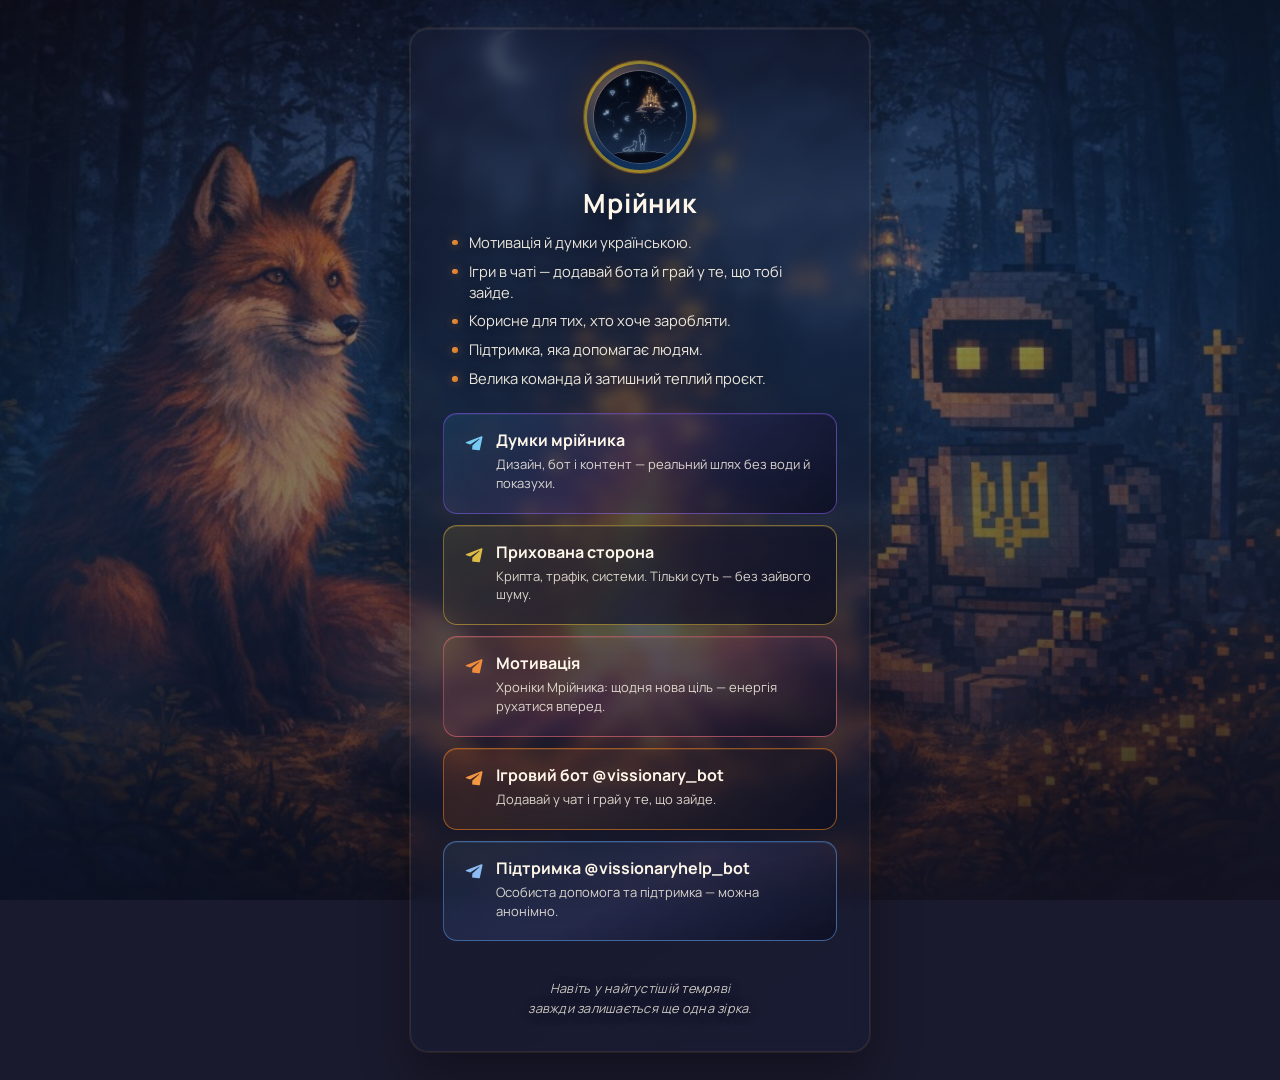
<file: index.html>
<!DOCTYPE html>
<html lang="uk">
<head>
  <meta charset="UTF-8" />
  <meta name="viewport" content="width=device-width, initial-scale=1, viewport-fit=cover" />
  <meta
    name="description"
    content="Мрійник: Telegram-канали про гроші, дизайн і мотивацію, ігровий бот та анонімна підтримка."
  />
  <meta name="theme-color" content="#1a1a2e" />
  <title>Мрійник — посилання</title>
  <link rel="preconnect" href="https://fonts.googleapis.com" />
  <link rel="preconnect" href="https://fonts.gstatic.com" crossorigin />
  <link
    href="https://fonts.googleapis.com/css2?family=Manrope:wght@400;600;700&display=swap"
    rel="stylesheet"
  />
  <link rel="stylesheet" href="styles.css" />
</head>
<body>
  <div class="bg-scene" aria-hidden="true">
    <div class="bg-photo"></div>
    <div class="bg-vignette"></div>
    <div class="bg-night-cycle"></div>
    <div class="smoke">
      <span class="smoke__wisp smoke__wisp--1"></span>
      <span class="smoke__wisp smoke__wisp--2"></span>
      <span class="smoke__wisp smoke__wisp--3"></span>
      <span class="smoke__wisp smoke__wisp--4"></span>
      <span class="smoke__wisp smoke__wisp--5"></span>
    </div>
  </div>
  <div class="shell">
    <main class="card">
      <header class="profile">
        <div class="avatar">
          <img class="avatar__img" src="1.png" alt="Мрійник" width="96" height="96" />
        </div>
        <h1 class="profile__title">Мрійник</h1>
        <ul class="profile__list">
          <li>Мотивація й думки українською.</li>
          <li>Ігри в чаті — додавай бота й грай у те, що тобі зайде.</li>
          <li>Корисне для тих, хто хоче заробляти.</li>
          <li>Підтримка, яка допомагає людям.</li>
          <li>Велика команда й затишний теплий проєкт.</li>
        </ul>
      </header>

      <ul class="links" aria-label="Канали та боти в Telegram">
        <li>
          <a
            class="link link--design"
            href="https://t.me/Mechtatel_dumki"
            target="_blank"
            rel="noopener noreferrer"
          >
            <div class="link__row">
              <svg class="link__icon" viewBox="0 0 24 24" fill="currentColor" aria-hidden="true">
                <path
                  d="M9.78 18.65l.28-4.23 7.68-6.92c.33-.3-.07-.46-.52-.19L7.74 13.3 3.64 12c-.88-.29-.89-.86.08-1.3l15.97-6.16c.73-.33 1.43.18 1.15 1.43l-2.72 12.81c-.19.91-.74 1.13-1.5.71L9.78 18.65z"
                />
              </svg>
              <div class="link__text">
                <span class="link__title">Думки мрійника</span>
                <span class="link__desc">Дизайн, бот і контент — реальний шлях без води й показухи.</span>
              </div>
            </div>
          </a>
        </li>

        <li>
          <a
            class="link link--cash"
            href="https://t.me/vissionary_cash"
            target="_blank"
            rel="noopener noreferrer"
          >
            <div class="link__row">
              <svg class="link__icon" viewBox="0 0 24 24" fill="currentColor" aria-hidden="true">
                <path
                  d="M9.78 18.65l.28-4.23 7.68-6.92c.33-.3-.07-.46-.52-.19L7.74 13.3 3.64 12c-.88-.29-.89-.86.08-1.3l15.97-6.16c.73-.33 1.43.18 1.15 1.43l-2.72 12.81c-.19.91-.74 1.13-1.5.71L9.78 18.65z"
                />
              </svg>
              <div class="link__text">
                <span class="link__title">Прихована сторона</span>
                <span class="link__desc">Крипта, трафік, системи. Тільки суть — без зайвого шуму.</span>
              </div>
            </div>
          </a>
        </li>

        <li>
          <a
            class="link link--motivation"
            href="https://t.me/Mechtatel_Motivation"
            target="_blank"
            rel="noopener noreferrer"
          >
            <div class="link__row">
              <svg class="link__icon" viewBox="0 0 24 24" fill="currentColor" aria-hidden="true">
                <path
                  d="M9.78 18.65l.28-4.23 7.68-6.92c.33-.3-.07-.46-.52-.19L7.74 13.3 3.64 12c-.88-.29-.89-.86.08-1.3l15.97-6.16c.73-.33 1.43.18 1.15 1.43l-2.72 12.81c-.19.91-.74 1.13-1.5.71L9.78 18.65z"
                />
              </svg>
              <div class="link__text">
                <span class="link__title">Мотивація</span>
                <span class="link__desc">Хроніки Мрійника: щодня нова ціль — енергія рухатися вперед.</span>
              </div>
            </div>
          </a>
        </li>

        <li>
          <a
            class="link link--play"
            href="https://t.me/vissionary_bot"
            target="_blank"
            rel="noopener noreferrer"
          >
            <div class="link__row">
              <svg class="link__icon" viewBox="0 0 24 24" fill="currentColor" aria-hidden="true">
                <path
                  d="M9.78 18.65l.28-4.23 7.68-6.92c.33-.3-.07-.46-.52-.19L7.74 13.3 3.64 12c-.88-.29-.89-.86.08-1.3l15.97-6.16c.73-.33 1.43.18 1.15 1.43l-2.72 12.81c-.19.91-.74 1.13-1.5.71L9.78 18.65z"
                />
              </svg>
              <div class="link__text">
                <span class="link__title">Ігровий бот @vissionary_bot</span>
                <span class="link__desc">Додавай у чат і грай у те, що зайде.</span>
              </div>
            </div>
          </a>
        </li>

        <li>
          <a
            class="link link--help"
            href="https://t.me/vissionaryhelp_bot"
            target="_blank"
            rel="noopener noreferrer"
          >
            <div class="link__row">
              <svg class="link__icon" viewBox="0 0 24 24" fill="currentColor" aria-hidden="true">
                <path
                  d="M9.78 18.65l.28-4.23 7.68-6.92c.33-.3-.07-.46-.52-.19L7.74 13.3 3.64 12c-.88-.29-.89-.86.08-1.3l15.97-6.16c.73-.33 1.43.18 1.15 1.43l-2.72 12.81c-.19.91-.74 1.13-1.5.71L9.78 18.65z"
                />
              </svg>
              <div class="link__text">
                <span class="link__title">Підтримка @vissionaryhelp_bot</span>
                <span class="link__desc">Особиста допомога та підтримка — можна анонімно.</span>
              </div>
            </div>
          </a>
        </li>
      </ul>

      <footer class="site-footer">
        <p class="site-footer__quote">
          Навіть у найгустішій темряві завжди залишається ще одна зірка.
        </p>
      </footer>
    </main>
  </div>
</body>
</html>
</file>
<file: styles.css>
/* --------------------------------------------------------------------------
   Тема «лис / вогонь» — змінні
   -------------------------------------------------------------------------- */
:root {
  --fox-orange: #e67e22;
  --fox-deep: #d35400;
  --amber: #ff9f43;
  --night: #1a1a2e;
  --navy: #16213e;
  --forest: #0f3460;
  --gold: #f1c40f;
  --cream: #fdf6e9;

  --glass-bg: rgba(12, 14, 32, 0.62);
  --glass-bg-hover: rgba(18, 22, 48, 0.78);
  --glass-border: rgba(230, 126, 34, 0.42);
  --glass-border-hover: rgba(241, 196, 15, 0.5);

  --radius-card: 18px;
  --radius-link: 14px;
  --shadow-fire: 0 8px 32px rgba(230, 126, 34, 0.18);

  --font: "Manrope", system-ui, -apple-system, sans-serif;
  --safe-top: env(safe-area-inset-top, 0px);
  --safe-bottom: env(safe-area-inset-bottom, 0px);
}

/* --------------------------------------------------------------------------
   База
   -------------------------------------------------------------------------- */
*,
*::before,
*::after {
  box-sizing: border-box;
}

html {
  height: 100%;
  scroll-behavior: smooth;
}

@media (prefers-reduced-motion: reduce) {
  html {
    scroll-behavior: auto;
  }
}

body {
  margin: 0;
  min-height: 100%;
  min-height: 100dvh;
  position: relative;
  font-family: var(--font);
  font-size: 16px;
  line-height: 1.5;
  color: var(--cream);
  background-color: var(--night);
  display: flex;
  flex-direction: column;
  align-items: center;
  justify-content: flex-start;
  padding: calc(1.35rem + var(--safe-top)) clamp(1rem, 4vw, 1.5rem)
    calc(1.75rem + var(--safe-bottom));
}

/* --------------------------------------------------------------------------
   Фон: фото, затьмарення, «ніч іде», дим від вогнища
   -------------------------------------------------------------------------- */
.bg-scene {
  position: fixed;
  inset: 0;
  z-index: 0;
  overflow: hidden;
  pointer-events: none;
}

.bg-photo {
  position: absolute;
  inset: 0;
  background-image: url("background.png");
  background-size: cover;
  background-position: center 40%;
  background-repeat: no-repeat;
  transform: scale(1.02);
}

.bg-vignette {
  position: absolute;
  inset: 0;
  background: linear-gradient(
    168deg,
    rgba(22, 24, 48, 0.4) 0%,
    rgba(15, 52, 96, 0.5) 42%,
    rgba(26, 26, 46, 0.82) 100%
  );
}

/* Повільна зміна світла ніби глибшає ніч / гасне жар */
.bg-night-cycle {
  position: absolute;
  inset: 0;
  background:
    radial-gradient(
      ellipse 130% 90% at 50% 88%,
      rgba(255, 120, 60, 0.12) 0%,
      transparent 42%
    ),
    radial-gradient(
      ellipse 90% 70% at 20% 95%,
      rgba(10, 18, 45, 0.55) 0%,
      transparent 55%
    ),
    radial-gradient(
      ellipse 80% 60% at 82% 90%,
      rgba(8, 14, 38, 0.45) 0%,
      transparent 50%
    );
  mix-blend-mode: soft-light;
  animation: nightDrift 72s ease-in-out infinite alternate;
}

@keyframes nightDrift {
  0% {
    opacity: 0.45;
    filter: hue-rotate(0deg) saturate(1);
  }
  33% {
    opacity: 0.72;
    filter: hue-rotate(-8deg) saturate(1.08);
  }
  66% {
    opacity: 0.58;
    filter: hue-rotate(6deg) saturate(0.92);
  }
  100% {
    opacity: 0.68;
    filter: hue-rotate(-4deg) saturate(1.02);
  }
}

.smoke {
  position: absolute;
  inset: 0;
}

.smoke__wisp {
  position: absolute;
  left: 50%;
  bottom: clamp(14%, 18vh, 22%);
  width: min(42vw, 220px);
  height: min(55vh, 380px);
  border-radius: 50%;
  filter: blur(32px);
  transform: translate(-50%, 0);
  transform-origin: 50% 100%;
  will-change: transform, opacity;
}

.smoke__wisp--1 {
  margin-left: -18%;
  background: radial-gradient(
    ellipse 70% 55% at 50% 100%,
    rgba(255, 190, 140, 0.14) 0%,
    rgba(170, 180, 200, 0.12) 35%,
    rgba(100, 110, 140, 0.04) 60%,
    transparent 78%
  );
  animation: smokeFloat1 32s ease-in-out infinite;
}

.smoke__wisp--2 {
  margin-left: -42%;
  width: min(38vw, 180px);
  height: min(48vh, 320px);
  filter: blur(40px);
  background: radial-gradient(
    ellipse 65% 50% at 55% 100%,
    rgba(200, 210, 230, 0.16) 0%,
    rgba(130, 140, 170, 0.07) 50%,
    transparent 72%
  );
  animation: smokeFloat2 41s ease-in-out infinite;
  animation-delay: -8s;
}

.smoke__wisp--3 {
  margin-left: 2%;
  width: min(48vw, 260px);
  height: min(62vh, 420px);
  filter: blur(36px);
  background: radial-gradient(
    ellipse 75% 58% at 48% 100%,
    rgba(255, 200, 160, 0.1) 0%,
    rgba(160, 175, 200, 0.11) 40%,
    transparent 75%
  );
  animation: smokeFloat3 36s ease-in-out infinite;
  animation-delay: -14s;
}

.smoke__wisp--4 {
  margin-left: -55%;
  width: min(35vw, 160px);
  height: min(40vh, 280px);
  bottom: clamp(16%, 20vh, 24%);
  filter: blur(44px);
  background: radial-gradient(
    ellipse 60% 48% at 50% 100%,
    rgba(185, 195, 215, 0.12) 0%,
    transparent 68%
  );
  animation: smokeFloat4 48s ease-in-out infinite;
  animation-delay: -22s;
}

.smoke__wisp--5 {
  margin-left: 28%;
  width: min(36vw, 170px);
  height: min(44vh, 300px);
  filter: blur(38px);
  background: radial-gradient(
    ellipse 68% 52% at 45% 100%,
    rgba(210, 218, 235, 0.13) 0%,
    rgba(120, 130, 160, 0.05) 55%,
    transparent 74%
  );
  animation: smokeFloat5 39s ease-in-out infinite;
  animation-delay: -5s;
}

@keyframes smokeFloat1 {
  0%,
  100% {
    transform: translate(-50%, 0) scale(1) rotate(-1deg);
    opacity: 0.35;
  }
  25% {
    transform: translate(calc(-50% + 18px), -18vh) scale(1.12) rotate(2deg);
    opacity: 0.65;
  }
  50% {
    transform: translate(calc(-50% - 12px), -36vh) scale(1.22) rotate(-2deg);
    opacity: 0.5;
  }
  75% {
    transform: translate(calc(-50% + 8px), -52vh) scale(1.08) rotate(1deg);
    opacity: 0.28;
  }
}

@keyframes smokeFloat2 {
  0%,
  100% {
    transform: translate(-50%, 4%) scale(0.95) rotate(2deg);
    opacity: 0.25;
  }
  30% {
    transform: translate(calc(-50% - 24px), -22vh) scale(1.08) rotate(-3deg);
    opacity: 0.55;
  }
  60% {
    transform: translate(calc(-50% + 10px), -44vh) scale(1.18) rotate(2deg);
    opacity: 0.4;
  }
  85% {
    transform: translate(calc(-50% - 6px), -58vh) scale(1.02) rotate(-1deg);
    opacity: 0.2;
  }
}

@keyframes smokeFloat3 {
  0%,
  100% {
    transform: translate(-50%, 0) scale(1.05) rotate(0deg);
    opacity: 0.3;
  }
  20% {
    transform: translate(calc(-50% - 15px), -14vh) scale(1.1) rotate(3deg);
    opacity: 0.58;
  }
  55% {
    transform: translate(calc(-50% + 22px), -38vh) scale(1.25) rotate(-2deg);
    opacity: 0.45;
  }
  80% {
    transform: translate(calc(-50% - 8px), -55vh) scale(1.06) rotate(1deg);
    opacity: 0.22;
  }
}

@keyframes smokeFloat4 {
  0%,
  100% {
    transform: translate(-50%, 0) scale(1) rotate(-2deg);
    opacity: 0.2;
  }
  40% {
    transform: translate(calc(-50% + 14px), -28vh) scale(1.15) rotate(3deg);
    opacity: 0.48;
  }
  70% {
    transform: translate(calc(-50% - 20px), -48vh) scale(1.08) rotate(-2deg);
    opacity: 0.32;
  }
}

@keyframes smokeFloat5 {
  0%,
  100% {
    transform: translate(-50%, 2%) scale(0.98) rotate(1deg);
    opacity: 0.28;
  }
  35% {
    transform: translate(calc(-50% + 20px), -20vh) scale(1.12) rotate(-2deg);
    opacity: 0.52;
  }
  65% {
    transform: translate(calc(-50% - 14px), -42vh) scale(1.2) rotate(2deg);
    opacity: 0.38;
  }
}

@media (prefers-reduced-motion: reduce) {
  .bg-night-cycle,
  .smoke__wisp {
    animation: none !important;
  }

  .bg-night-cycle {
    opacity: 0.55;
  }

  .smoke__wisp {
    opacity: 0.2;
    transform: translate(-50%, -10vh);
  }
}

/* --------------------------------------------------------------------------
   Обгортка картки
   -------------------------------------------------------------------------- */
.shell {
  position: relative;
  z-index: 1;
  width: 100%;
  max-width: 440px;
  padding: clamp(1.25rem, 4vw, 1.75rem);
  border-radius: var(--radius-card);
  background: linear-gradient(
    145deg,
    rgba(26, 26, 46, 0.35) 0%,
    rgba(22, 33, 62, 0.25) 100%
  );
  border: 1px solid rgba(255, 255, 255, 0.08);
  box-shadow:
    0 0 0 1px rgba(230, 126, 34, 0.12),
    0 24px 48px rgba(0, 0, 0, 0.35),
    inset 0 1px 0 rgba(255, 255, 255, 0.06);
  backdrop-filter: blur(8px);
  -webkit-backdrop-filter: blur(8px);
}

.card {
  display: flex;
  flex-direction: column;
  align-items: center;
  gap: 1.5rem;
}

/* --------------------------------------------------------------------------
   Профіль
   -------------------------------------------------------------------------- */
.profile {
  text-align: center;
}

.avatar {
  width: 112px;
  height: 112px;
  margin: 0 auto 0.7rem;
  padding: 6px;
  border-radius: 50%;
  border: 3px solid rgba(241, 196, 15, 0.55);
  box-shadow:
    0 0 0 1px rgba(230, 126, 34, 0.35),
    0 10px 36px rgba(0, 0, 0, 0.45),
    0 0 32px rgba(230, 126, 34, 0.2);
  background:
    radial-gradient(circle at 30% 30%, rgba(255, 172, 92, 0.4), transparent 58%),
    linear-gradient(155deg, var(--navy), var(--forest));
  overflow: hidden;
}

.avatar__img {
  width: 100%;
  height: 100%;
  display: block;
  border-radius: 50%;
  border: 1px solid rgba(255, 255, 255, 0.18);
  object-fit: cover;
  object-position: center 36%;
}

.profile__title {
  margin: 0;
  font-size: clamp(1.4rem, 4.5vw, 1.65rem);
  font-weight: 700;
  letter-spacing: 0.03em;
  text-shadow: 0 2px 20px rgba(0, 0, 0, 0.55);
}

.profile__list {
  margin: 0.5rem 0 0;
  padding: 0;
  list-style: none;
  width: 100%;
  max-width: 23.5rem;
  margin-inline: auto;
  text-align: left;
  font-size: 0.92rem;
  font-weight: 400;
  line-height: 1.42;
  opacity: 0.92;
}

.profile__list li {
  position: relative;
  margin: 0 0 0.5rem;
  padding-left: 1.05rem;
  text-shadow: 0 1px 10px rgba(0, 0, 0, 0.45);
}

.profile__list li:last-child {
  margin-bottom: 0;
}

.profile__list li::before {
  content: "";
  position: absolute;
  left: 0;
  top: 0.55em;
  width: 0.35rem;
  height: 0.35rem;
  border-radius: 50%;
  background: linear-gradient(135deg, var(--amber), var(--fox-orange));
  box-shadow: 0 0 10px rgba(230, 126, 34, 0.55);
}

/* --------------------------------------------------------------------------
   Посилання
   -------------------------------------------------------------------------- */
.links {
  width: 100%;
  display: flex;
  flex-direction: column;
  gap: 0.7rem;
  margin: 0;
  padding: 0;
  list-style: none;
}

.link {
  display: block;
  text-decoration: none;
  color: inherit;
  padding: 1rem 1.2rem;
  border-radius: var(--radius-link);
  background: var(--glass-bg);
  border: 1px solid var(--glass-border);
  backdrop-filter: blur(14px);
  -webkit-backdrop-filter: blur(14px);
  transition:
    transform 0.22s ease,
    box-shadow 0.22s ease,
    border-color 0.22s ease,
    background 0.22s ease;
}

@media (prefers-reduced-motion: reduce) {
  .link {
    transition: none;
  }
}

.link:hover {
  transform: translateY(-3px);
}

.link:active {
  transform: translateY(-1px);
}

.link:focus-visible {
  outline: 2px solid var(--gold);
  outline-offset: 3px;
}

/* Окреме оформлення кнопок */
.link--cash {
  border-color: rgba(212, 175, 55, 0.55);
  background:
    linear-gradient(135deg, rgba(212, 175, 55, 0.14) 0%, rgba(26, 26, 46, 0.72) 55%, rgba(12, 14, 32, 0.75) 100%);
  box-shadow: inset 0 1px 0 rgba(255, 220, 150, 0.12);
}

.link--cash .link__icon {
  color: #e8c547;
}

.link--cash:hover {
  border-color: rgba(241, 220, 120, 0.75);
  background:
    linear-gradient(135deg, rgba(212, 175, 55, 0.22) 0%, rgba(30, 32, 55, 0.82) 50%, rgba(14, 16, 36, 0.88) 100%);
  box-shadow:
    0 0 24px rgba(212, 175, 55, 0.22),
    0 12px 32px rgba(0, 0, 0, 0.35);
}

.link--cash:focus-visible {
  outline-color: #e8c547;
}

.link--design {
  border-color: rgba(139, 92, 246, 0.5);
  background:
    linear-gradient(145deg, rgba(56, 189, 248, 0.12) 0%, rgba(139, 92, 246, 0.1) 45%, rgba(12, 14, 32, 0.78) 100%);
  box-shadow: inset 0 1px 0 rgba(167, 139, 250, 0.1);
}

.link--design .link__icon {
  color: #7dd3fc;
}

.link--design:hover {
  border-color: rgba(167, 139, 250, 0.7);
  background:
    linear-gradient(145deg, rgba(56, 189, 248, 0.2) 0%, rgba(139, 92, 246, 0.16) 40%, rgba(18, 20, 42, 0.88) 100%);
  box-shadow:
    0 0 28px rgba(139, 92, 246, 0.25),
    0 12px 32px rgba(0, 0, 0, 0.35);
}

.link--design:focus-visible {
  outline-color: #a78bfa;
}

.link--motivation {
  border-color: rgba(251, 113, 133, 0.5);
  background:
    linear-gradient(160deg, rgba(251, 146, 60, 0.12) 0%, rgba(244, 114, 182, 0.1) 50%, rgba(12, 14, 32, 0.78) 100%);
  box-shadow: inset 0 1px 0 rgba(253, 186, 116, 0.12);
}

.link--motivation .link__icon {
  color: #fb923c;
}

.link--motivation:hover {
  border-color: rgba(253, 164, 175, 0.75);
  background:
    linear-gradient(160deg, rgba(251, 146, 60, 0.2) 0%, rgba(244, 114, 182, 0.16) 45%, rgba(18, 20, 42, 0.88) 100%);
  box-shadow:
    0 0 28px rgba(251, 113, 133, 0.22),
    0 12px 32px rgba(0, 0, 0, 0.35);
}

.link--motivation:focus-visible {
  outline-color: #fb7185;
}

.link--play {
  border-color: rgba(230, 126, 34, 0.6);
  background:
    linear-gradient(125deg, rgba(211, 84, 0, 0.18) 0%, rgba(230, 126, 34, 0.1) 40%, rgba(12, 14, 32, 0.78) 100%);
  box-shadow: inset 0 1px 0 rgba(255, 159, 67, 0.15);
}

.link--play .link__icon {
  color: #ff9f43;
}

.link--play:hover {
  border-color: rgba(255, 159, 67, 0.85);
  background:
    linear-gradient(125deg, rgba(211, 84, 0, 0.26) 0%, rgba(230, 126, 34, 0.18) 35%, rgba(18, 20, 42, 0.88) 100%);
  box-shadow:
    0 0 32px rgba(230, 126, 34, 0.35),
    0 12px 32px rgba(0, 0, 0, 0.35);
}

.link--play:focus-visible {
  outline-color: #ff9f43;
}

.link--help {
  border-color: rgba(96, 165, 250, 0.5);
  background:
    linear-gradient(155deg, rgba(56, 189, 248, 0.08) 0%, rgba(129, 140, 248, 0.12) 50%, rgba(12, 14, 32, 0.78) 100%);
  box-shadow: inset 0 1px 0 rgba(147, 197, 253, 0.12);
}

.link--help .link__icon {
  color: #93c5fd;
}

.link--help:hover {
  border-color: rgba(147, 197, 253, 0.75);
  background:
    linear-gradient(155deg, rgba(56, 189, 248, 0.14) 0%, rgba(129, 140, 248, 0.18) 45%, rgba(18, 20, 42, 0.88) 100%);
  box-shadow:
    0 0 28px rgba(96, 165, 250, 0.22),
    0 12px 32px rgba(0, 0, 0, 0.35);
}

.link--help:focus-visible {
  outline-color: #93c5fd;
}

.link__row {
  display: flex;
  align-items: flex-start;
  gap: 0.65rem;
  margin-bottom: 0.25rem;
}

.link__icon {
  width: 1.4rem;
  height: 1.4rem;
  flex-shrink: 0;
  margin-top: 0.12rem;
  color: var(--amber);
  opacity: 0.95;
}

.link__text {
  flex: 1;
  min-width: 0;
  display: flex;
  flex-direction: column;
  align-items: flex-start;
}

.link__title {
  font-weight: 700;
  font-size: 1rem;
  line-height: 1.35;
  display: flex;
  flex-wrap: wrap;
  align-items: center;
  gap: 0.35rem 0.5rem;
}

.link__desc {
  display: block;
  margin-top: 0.2rem;
  font-size: 0.8125rem;
  opacity: 0.84;
  line-height: 1.45;
}

.badge {
  display: inline-flex;
  align-items: center;
  font-size: 0.625rem;
  font-weight: 700;
  text-transform: uppercase;
  letter-spacing: 0.07em;
  padding: 0.22rem 0.5rem;
  border-radius: 6px;
  background: rgba(241, 196, 15, 0.18);
  color: var(--gold);
  border: 1px solid rgba(241, 196, 15, 0.32);
}

/* --------------------------------------------------------------------------
   Підвал
   -------------------------------------------------------------------------- */
.site-footer {
  margin-top: 0.85rem;
  text-align: center;
}

.site-footer__quote {
  margin: 0;
  max-width: 28ch;
  margin-inline: auto;
  font-size: 0.8rem;
  font-style: italic;
  font-weight: 400;
  line-height: 1.55;
  letter-spacing: 0.02em;
  color: rgba(253, 246, 233, 0.78);
  text-shadow: 0 1px 14px rgba(0, 0, 0, 0.45);
}

/* --------------------------------------------------------------------------
   Великі екрани
   -------------------------------------------------------------------------- */
@media (min-width: 900px) {
  body {
    justify-content: center;
    padding-top: calc(1.75rem + var(--safe-top));
  }

  .bg-photo {
    background-position: center center;
  }

  .shell {
    padding: clamp(1.5rem, 3vw, 2rem) clamp(1.5rem, 3vw, 2rem);
  }
}

@media (min-width: 1200px) {
  .shell {
    max-width: 460px;
  }
}
</file>
